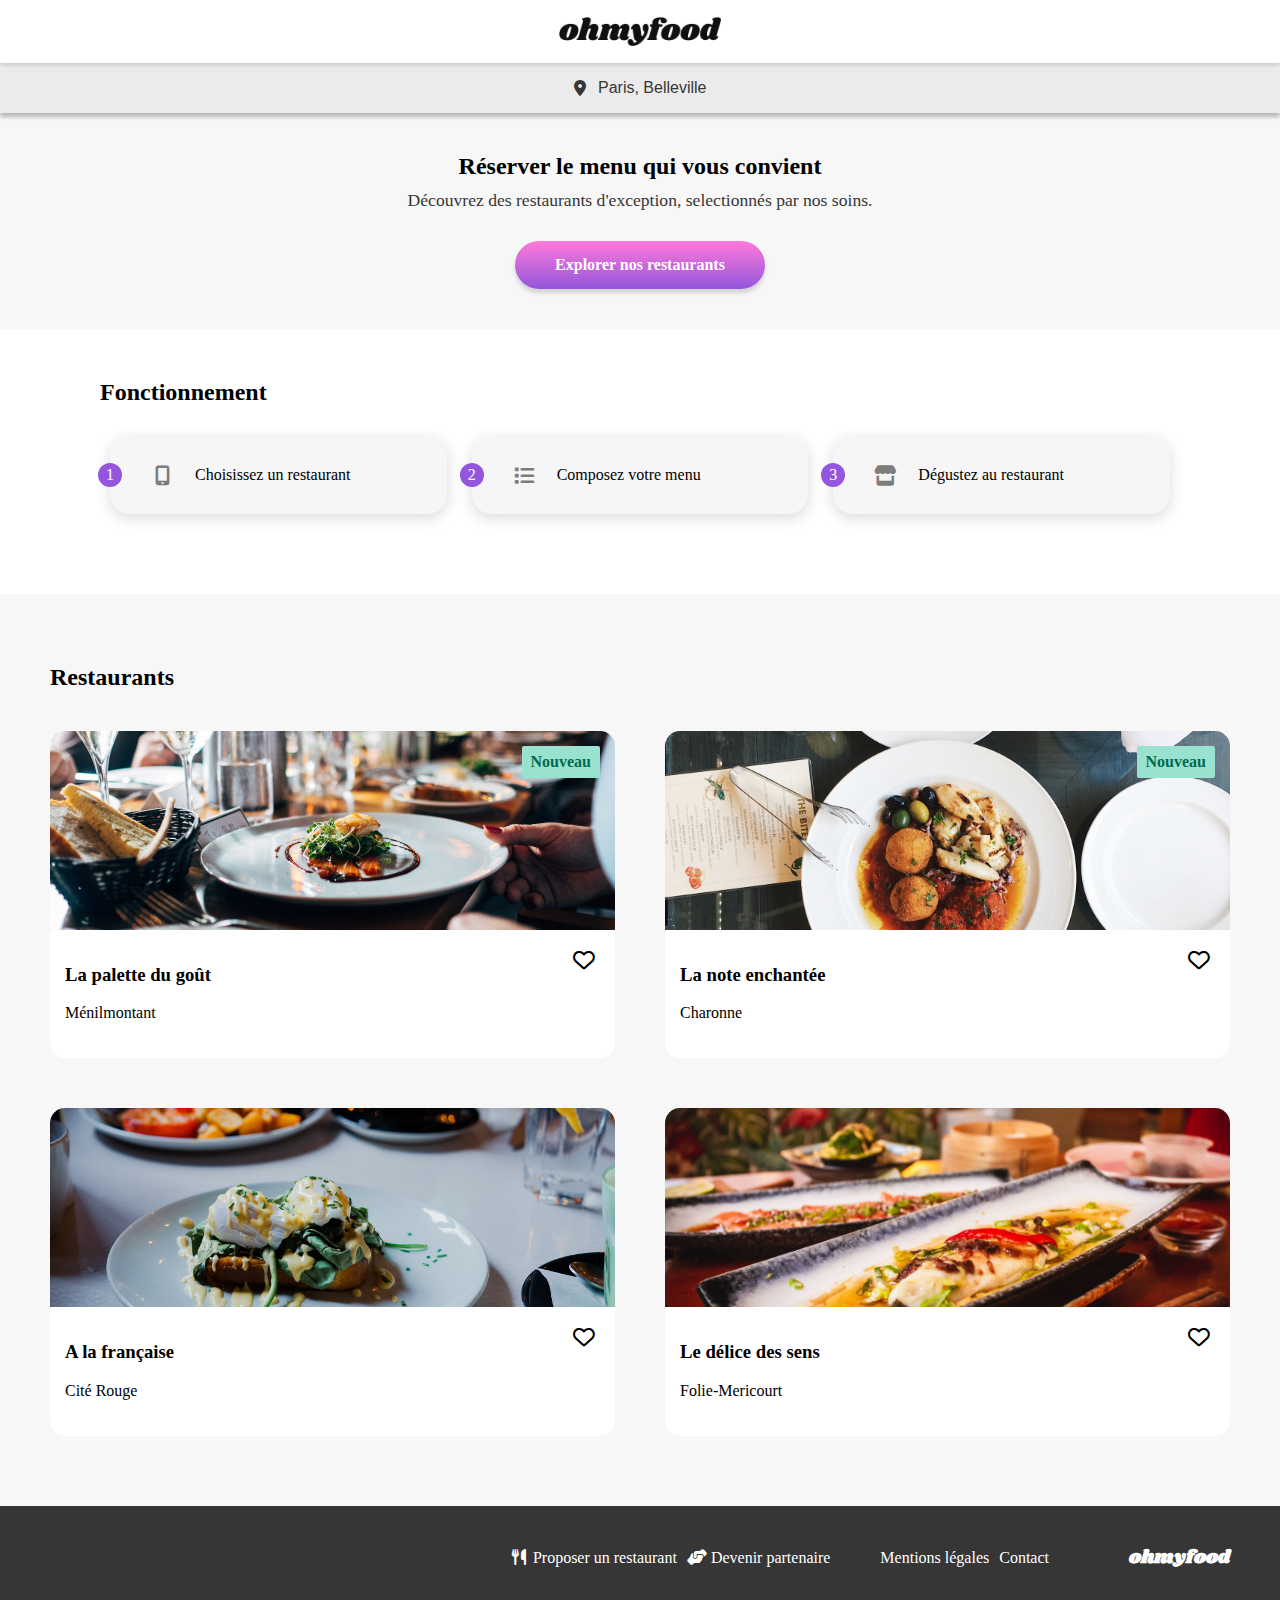
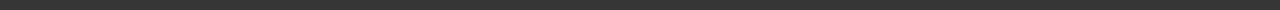
<file: index.html>
<!DOCTYPE html>
<html lang="fr">
  <head>
    <meta charset="UTF-8" />
    <meta name="viewport" content="width=device-width, initial-scale=1.0" />
    <title>Ohmyfood</title>
    <link rel="preconnect" href="https://fonts.googleapis.com" />
    <link rel="preconnect" href="https://fonts.gstatic.com" crossorigin />
    <link
      rel="stylesheet"
      href="https://fonts.googleapis.com/css2?family=Roboto:ital,wght@0,100;0,300;0,400;0,500;0,700;0,900;1,100;1,300;1,400;1,500;1,700;1,900&family=Shrikhand&display=swap"
    />
    <link
      rel="stylesheet"
      href="https://cdnjs.cloudflare.com/ajax/libs/font-awesome/6.2.1/css/all.min.css"
    />
    <link rel="stylesheet" href="css/home.css" />
  </head>

  <body>
    <div class="loader">
      <!-- <span class="fa-stack fa-10x">
        <i class="fa-solid fa-circle-notch fa-stack-2x"></i>
        <i class="fa-solid fa-utensils fa-stack-1x"></i>
      </span> -->
    </div>

    <header>
      <img src="./images/logo/ohmyfood.png" alt="Logo Ohmyfood" />
    </header>

    <form>
      <label
        class="fa-solid fa-location-dot"
        for="location"
        aria-label="Rechercher">
      </label>
      <input type="search" id="location" value="Paris, Belleville" />
    </form>

    <main>
      <hgroup>
        <h1>Réserver le menu qui vous convient</h1>
        <p>
          Découvrez des restaurants d'exception, selectionnés par nos soins.
          <a href="#restaurants" class="btn"> Explorer nos restaurants </a>
        </p>
      </hgroup>

      <section>
        <h2>Fonctionnement</h2>

        <ol>
          <li>
            <i class="fa-solid fa-mobile-alt fa-lg fa-fw"></i>
            Choisissez un restaurant
          </li>

          <li>
            <i class="fa-solid fa-list fa-lg fa-fw"></i>
            Composez votre menu
          </li>

          <li>
            <i class="fa-solid fa-store fa-lg fa-fw"></i>
            Dégustez au restaurant
          </li>
        </ol>
      </section>

      <article id="restaurants">
        <h2>Restaurants</h2>

        <ul>
          <li>
            <figure>
              <a href="pages/la-palette-du-gout.html">
                <b>Nouveau</b>
                <img
                  src="images/restaurants/jay-wennington-N_Y88TWmGwA-unsplash.jpg"
                  alt="Table dressée avec assiettes d'entrées, corbeille de pain et verre de vins"
                />
              </a>
              <figcaption>
                <a href="pages/la-palette-du-gout.html">
                  <h3>La palette du goût</h3>
                  <p>Ménilmontant</p>
                </a>
                <label class="heart" aria-label="Ajouter aux favoris">
                  <input type="checkbox" />
                  <i class="fa-regular fa-heart"></i>
                  <i class="fa-solid fa-heart"></i>
                </label>
              </figcaption>
            </figure>
          </li>

          <li>
            <figure>
              <a href="pages/la-note-enchantee.html">
                <b>Nouveau</b>
                <img
                  src="images/restaurants/stil-u2Lp8tXIcjw-unsplash.jpg"
                  alt="Table dreessée avec entrée, plat, pain et apéritifs"
                />
              </a>
              <figcaption>
                <a href="pages/la-note-enchantee.html">
                  <h3>La note enchantée</h3>
                  <p>Charonne</p>
                </a>
                <label class="heart" aria-label="Ajouter aux favoris">
                  <input type="checkbox" />
                  <i class="fa-regular fa-heart"></i>
                  <i class="fa-solid fa-heart"></i>
                </label>
              </figcaption>
            </figure>
          </li>

          <li>
            <figure>
              <a href="pages/a-la-francaise.html">
                <img
                  src="images/restaurants/toa-heftiba-DQKerTsQwi0-unsplash.jpg"
                  alt="Table dressée avec entrée, plat et café"
                />
              </a>
              <figcaption>
                <a href="pages/a-la-francaise.html">
                  <h3>A la française</h3>
                  <p>Cité Rouge</p>
                </a>
                <label class="heart" aria-label="Ajouter aux favoris">
                  <input type="checkbox" />
                  <i class="fa-regular fa-heart"></i>
                  <i class="fa-solid fa-heart"></i>
                </label>
              </figcaption>
            </figure>
          </li>

          <li>
            <figure>
              <a href="pages/le-delice-des-sens.html">
                <img
                  src="images/restaurants/louis-hansel-shotsoflouis-qNBGVyOCY8Q-unsplash.jpg"
                  alt="Plats de poisson et de légumes et panier vapeur"
                />
              </a>
              <figcaption>
                <a href="pages/le-delice-des-sens.html">
                  <h3>Le délice des sens</h3>
                  <p>Folie-Mericourt</p>
                </a>
                <label class="heart" aria-label="Ajouter aux favoris">
                  <input type="checkbox" />
                  <i class="fa-regular fa-heart"></i>
                  <i class="fa-solid fa-heart"></i>
                </label>
              </figcaption>
            </figure>
          </li>
        </ul>
      </article>
    </main>

    <footer>
      <h3>ohmyfood</h3>
      <ul>
        <li>
          <a href="#">
            <i class="fa-solid fa-utensils fa-fw"></i>
            Proposer un restaurant
          </a>
        </li>
        <li>
          <a href="#">
            <i class="fa-solid fa-handshake-angle fa-fw"></i>
            Devenir partenaire
          </a>
        </li>
        <li>
          <a href="#"> Mentions légales </a>
        </li>
        <li>
          <a href="mailto:contact@ohmyfood.fr"> Contact </a>
        </li>
      </ul>
    </footer>
  </body>
</html>
</file>
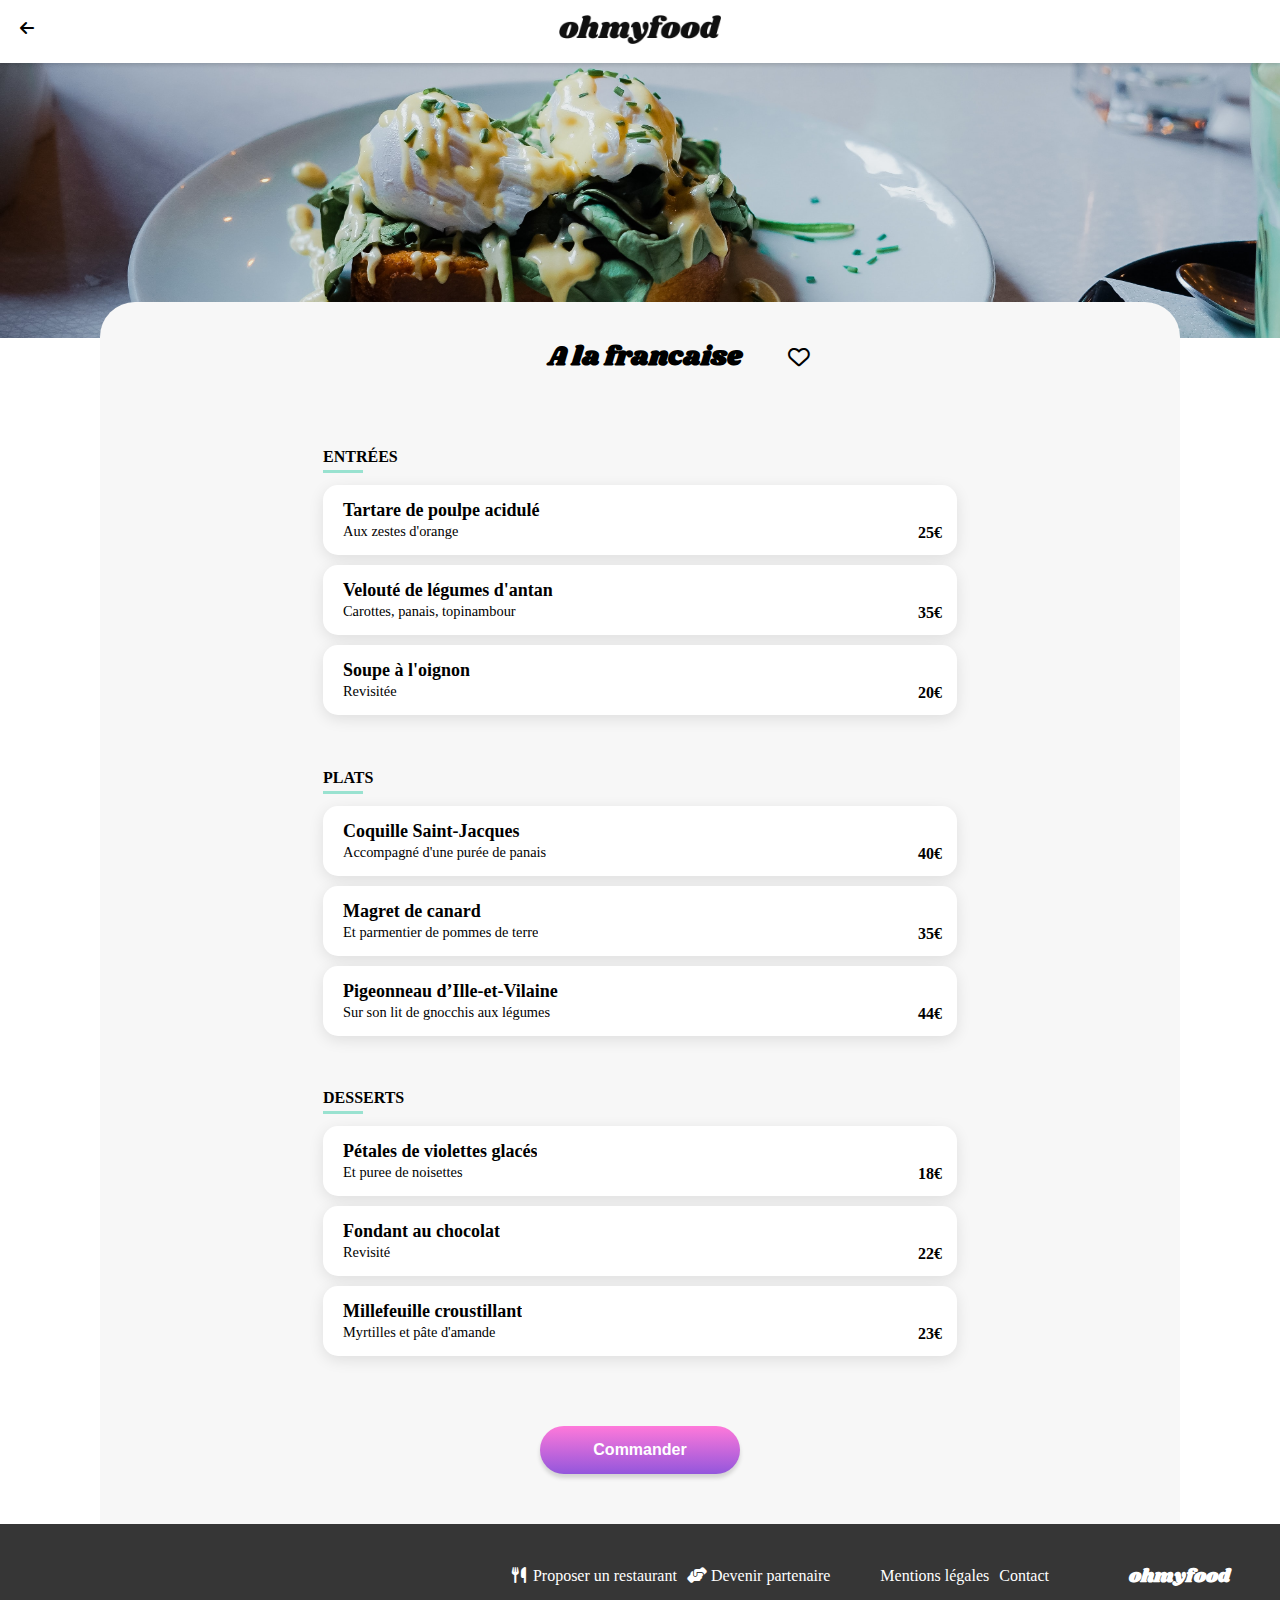
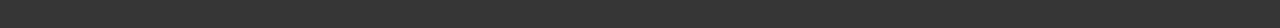
<file: pages/a-la-francaise.html>
<!DOCTYPE html>
<html lang="fr">

  <head>
    <meta charset="UTF-8" />
    <meta name="viewport" content="width=device-width, initial-scale=1.0" />

    <title>A la francaise</title>

    <link rel="preconnect" href="https://fonts.googleapis.com" />
    <link rel="preconnect" href="https://fonts.gstatic.com" crossorigin />
    <link
      rel="stylesheet"
      href="https://fonts.googleapis.com/css2?family=Roboto:ital,wght@0,100;0,300;0,400;0,500;0,700;0,900;1,100;1,300;1,400;1,500;1,700;1,900&family=Shrikhand&display=swap"
    />
    <link
      rel="stylesheet"
      href="https://cdnjs.cloudflare.com/ajax/libs/font-awesome/6.2.1/css/all.min.css"
    />
    <link rel="stylesheet" href="../css/menu.css" />
  </head>

  <body>
    <header>
      <a href="../index.html">
        <i class="fa-solid fa-arrow-left"></i>
        <img src="../images/logo/ohmyfood.png" alt="Logo Ohmyfood" />
      </a>
    </header>

    <main>
      <figure>
        <img
          src="../images/restaurants/toa-heftiba-DQKerTsQwi0-unsplash.jpg"
          alt="Table dressée avec assiettes d'entrée, plat & café"
        />
      </figure>

      <article>
        <hgroup>
          <h1>A la francaise</h1>
          <p>
            <label class="heart" aria-label="Ajouter aux favoris">
              <input type="checkbox" />
              <i class="fa-regular fa-heart"></i>
              <i class="fa-solid fa-heart"></i>
            </label>
          </p>
        </hgroup>

        <section>
          <h2>Entrées</h2>
          <div></div>

          <ul>
            <li>
              <hgroup>
                <h3>Tartare de poulpe acidulé</h3>
                <p>Aux zestes d'orange</p>
              </hgroup>
              <span>
                <b>25€</b>
                <i class="fa-solid fa-circle-check fa-lg"></i>
              </span>
            </li>

            <li>
              <hgroup>
                <h3>Velouté de légumes d'antan</h3>
                <p>Carottes, panais, topinambour</p>
              </hgroup>
              <span>
                <b>35€</b>
                <i class="fa-solid fa-circle-check fa-lg"></i>
              </span>
            </li>

            <li>
              <hgroup>
                <h3>Soupe à l'oignon</h3>
                <p>Revisitée</p>
              </hgroup>
              <span>
                <b>20€</b>
                <i class="fa-solid fa-circle-check fa-lg"></i>
              </span>
            </li>
          </ul>
        </section>

        <section>
          <h2>Plats</h2>
          <div></div>

          <ul>
            <li>
              <hgroup>
                <h3>Coquille Saint-Jacques</h3>
                <p>Accompagné d'une purée de panais</p>
              </hgroup>
              <span>
                <b>40€</b>
                <i class="fa-solid fa-circle-check fa-lg"></i>
              </span>
            </li>

            <li>
              <hgroup>
                <h3>Magret de canard</h3>
                <p>Et parmentier de pommes de terre</p>
              </hgroup>
              <span>
                <b>35€</b>
                <i class="fa-solid fa-circle-check fa-lg"></i>
              </span>
            </li>

            <li>
              <hgroup>
                <h3>Pigeonneau d’Ille-et-Vilaine</h3>
                <p>Sur son lit de gnocchis aux légumes</p>
              </hgroup>
              <span>
                <b>44€</b>
                <i class="fa-solid fa-circle-check fa-lg"></i>
              </span>
            </li>
          </ul>
        </section>

        <section>
          <h2>Desserts</h2>
          <div></div>

          <ul>
            <li>
              <hgroup>
                <h3>Pétales de violettes glacés</h3>
                <p>Et puree de noisettes</p>
              </hgroup>
              <span>
                <b>18€</b>
                <i class="fa-solid fa-circle-check fa-lg"></i>
              </span>
            </li>

            <li>
              <hgroup>
                <h3>Fondant au chocolat</h3>
                <p>Revisité</p>
              </hgroup>
              <span>
                <b>22€</b>
                <i class="fa-solid fa-circle-check fa-lg"></i>
              </span>
            </li>

            <li>
              <hgroup>
                <h3>Millefeuille croustillant</h3>
                <p>Myrtilles et pâte d'amande</p>
              </hgroup>
              <span>
                <b>23€</b>
                <i class="fa-solid fa-circle-check fa-lg"></i>
              </span>
            </li>
          </ul>
        </section>

        <button class="btn">Commander</button>
      </article>
    </main>

    <footer>
      <h3>ohmyfood</h3>

      <ul>
        <li>
          <a href="#">
            <i class="fa-solid fa-utensils fa-fw"></i>
            Proposer un restaurant
          </a>
        </li>

        <li>
          <a href="#">
            <i class="fa-solid fa-handshake-angle fa-fw"></i>
            Devenir partenaire
          </a>
        </li>

        <li>
          <a href="#">Mentions légales</a>
        </li>

        <li>
          <a href="mailto:contact@ohmyfood.fr">Contact</a>
        </li>
      </ul>
    </footer>
    
  </body>
</html>
</file>
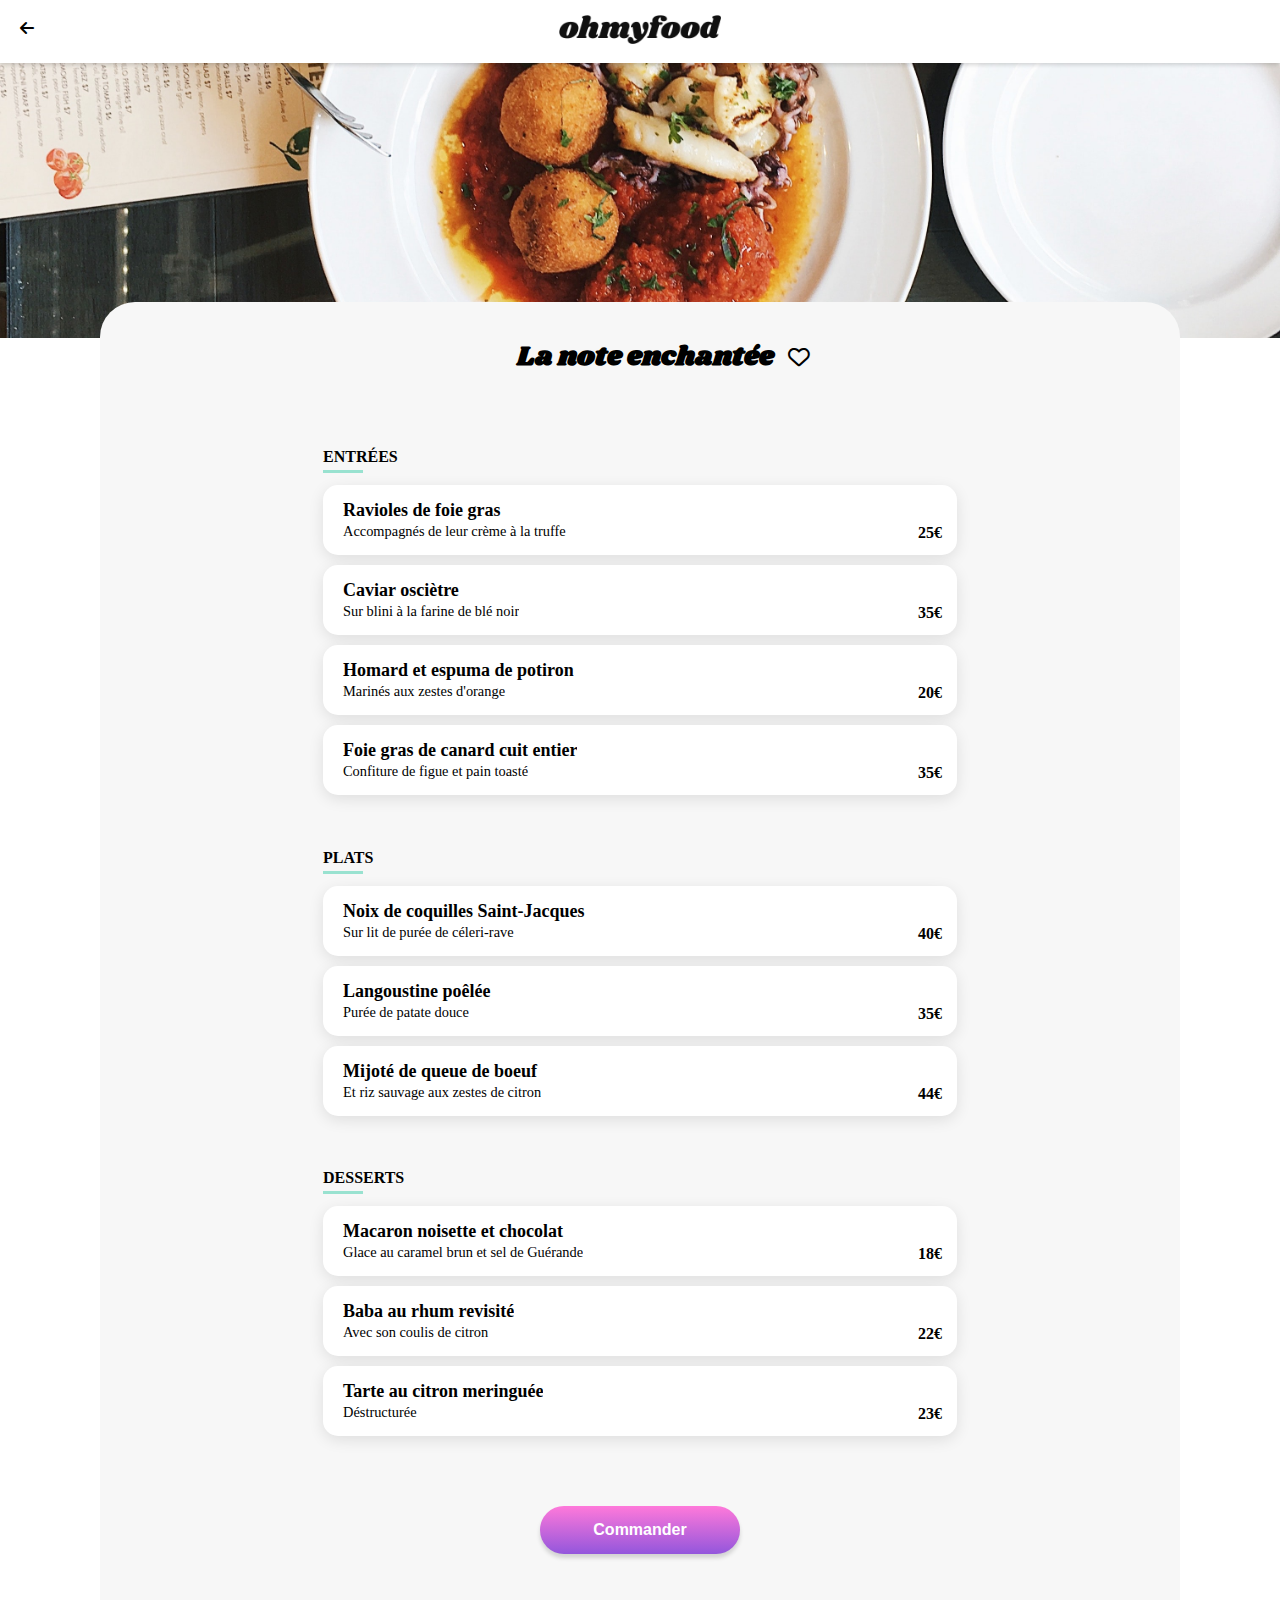
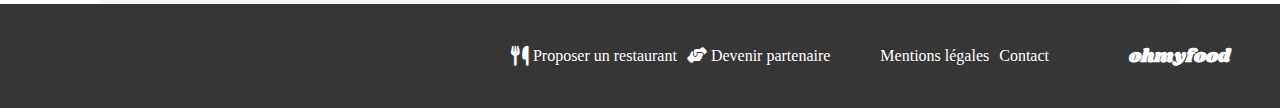
<file: pages/la-note-enchantee.html>
<!DOCTYPE html>
<html lang="fr">

  <head>
    <meta charset="UTF-8" />
    <meta name="viewport" content="width=device-width, initial-scale=1.0" />

    <title>La note enchantée</title>

    <link rel="preconnect" href="https://fonts.googleapis.com" />
    <link rel="preconnect" href="https://fonts.gstatic.com" crossorigin />
    <link
      rel="stylesheet"
      href="https://fonts.googleapis.com/css2?family=Roboto:ital,wght@0,100;0,300;0,400;0,500;0,700;0,900;1,100;1,300;1,400;1,500;1,700;1,900&family=Shrikhand&display=swap"
    />
    <link
      rel="stylesheet"
      href="https://cdnjs.cloudflare.com/ajax/libs/font-awesome/6.2.1/css/all.min.css"
    />
    <link rel="stylesheet" href="../css/menu.css" />
  </head>

  <body>
    <header>
      <a href="../index.html">
        <i class="fa-solid fa-arrow-left"></i>
        <img src="../images/logo/ohmyfood.png" alt="Logo Ohmyfood" />
      </a>
    </header>

    <main>
      <figure>
        <img
          src="../images/restaurants/stil-u2Lp8tXIcjw-unsplash.jpg"
          alt="Table dressée avec assiettes d'entrées, corbeille de pain & verre de vins"
        />
      </figure>

      <article>
        <hgroup>
          <h1>La note enchantée</h1>
          <p>
            <label class="heart" aria-label="Ajouter aux favoris">
              <input type="checkbox" />
              <i class="fa-regular fa-heart"></i>
              <i class="fa-solid fa-heart"></i>
            </label>
          </p>
        </hgroup>

        <section>
          <h2>Entrées</h2>
          <div></div>
          <ul>
            <li>
              <hgroup>
                <h3>Ravioles de foie gras</h3>
                <p>Accompagnés de leur crème à la truffe</p>
              </hgroup>
              <span>
                <b>25€</b>
                <i class="fa-solid fa-circle-check fa-lg"></i>
              </span>
            </li>

            <li>
              <hgroup>
                <h3>Caviar osciètre</h3>
                <p>Sur blini à la farine de blé noir</p>
              </hgroup>
              <span>
                <b>35€</b>
                <i class="fa-solid fa-circle-check fa-lg"></i>
              </span>
            </li>

            <li>
              <hgroup>
                <h3>Homard et espuma de potiron</h3>
                <p>Marinés aux zestes d'orange</p>
              </hgroup>
              <span>
                <b>20€</b>
                <i class="fa-solid fa-circle-check fa-lg"></i>
              </span>
            </li>

            <li>
              <hgroup>
                <h3>Foie gras de canard cuit entier</h3>
                <p>Confiture de figue et pain toasté</p>
              </hgroup>
              <span>
                <b>35€</b>
                <i class="fa-solid fa-circle-check fa-lg"></i>
              </span>
            </li>
          </ul>
        </section>

        <section>
          <h2>Plats</h2>
          <div></div>

          <ul>
            <li>
              <hgroup>
                <h3>Noix de coquilles Saint-Jacques</h3>
                <p>Sur lit de purée de céleri-rave</p>
              </hgroup>
              <span>
                <b>40€</b>
                <i class="fa-solid fa-circle-check fa-lg"></i>
              </span>
            </li>

            <li>
              <hgroup>
                <h3>Langoustine poêlée</h3>
                <p>Purée de patate douce</p>
              </hgroup>
              <span>
                <b>35€</b>
                <i class="fa-solid fa-circle-check fa-lg"></i>
              </span>
            </li>

            <li>
              <hgroup>
                <h3>Mijoté de queue de boeuf</h3>
                <p>Et riz sauvage aux zestes de citron</p>
              </hgroup>
              <span>
                <b>44€</b>
                <i class="fa-solid fa-circle-check fa-lg"></i>
              </span>
            </li>
          </ul>
        </section>

        <section>
          <h2>Desserts</h2>
          <div></div>

          <ul>
            <li>
              <hgroup>
                <h3>Macaron noisette et chocolat</h3>
                <p>Glace au caramel brun et sel de Guérande</p>
              </hgroup>
              <span>
                <b>18€</b>
                <i class="fa-solid fa-circle-check fa-lg"></i>
              </span>
            </li>

            <li>
              <hgroup>
                <h3>Baba au rhum revisité</h3>
                <p>Avec son coulis de citron</p>
              </hgroup>
              <span>
                <b>22€</b>
                <i class="fa-solid fa-circle-check fa-lg"></i>
              </span>
            </li>

            <li>
              <hgroup>
                <h3>Tarte au citron meringuée</h3>
                <p>Déstructurée</p>
              </hgroup>
              <span>
                <b>23€</b>
                <i class="fa-solid fa-circle-check fa-lg"></i>
              </span>
            </li>
          </ul>
        </section>

        <button class="btn">Commander</button>
      </article>
    </main>

    <footer>
      <h3>ohmyfood</h3>
      <ul>
        <li>
          <a href="#">
            <i class="fa-solid fa-utensils fa-lg"></i>
            Proposer un restaurant
          </a>
        </li>
        <li>
          <a href="#">
            <i class="fa-solid fa-hands-helping"></i>
            Devenir partenaire
          </a>
        </li>
        <li>
          <a href="#">Mentions légales</a>
        </li>
        <li>
          <a href="mailto:contact@ohmyfood.fr">Contact</a>
        </li>
      </ul>
    </footer>
    
  </body>
</html>
</file>
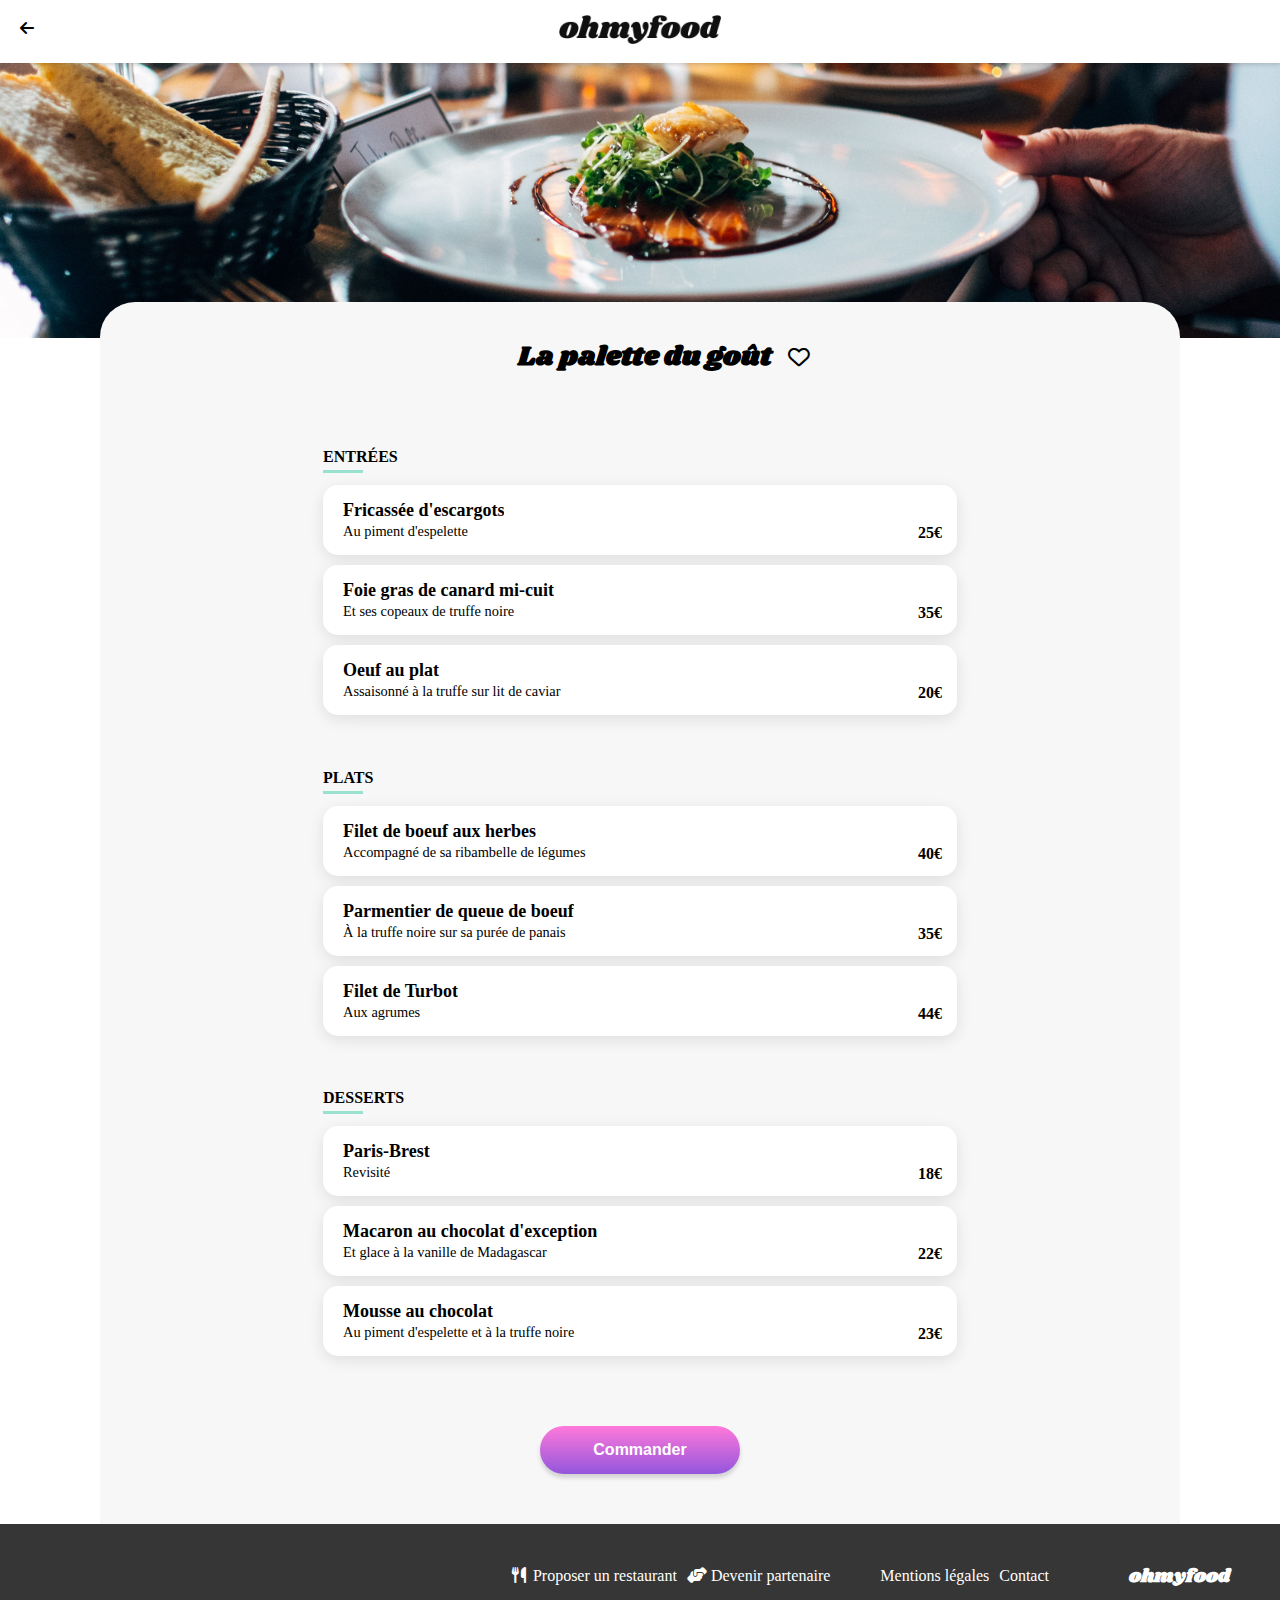
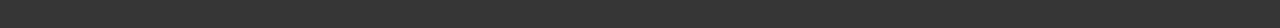
<file: pages/la-palette-du-gout.html>
<!DOCTYPE html>
<html lang="fr">

  <head>
    <meta charset="UTF-8" />
    <meta name="viewport" content="width=device-width, initial-scale=1.0" />

    <title>La palette du goût</title>

    <link rel="preconnect" href="https://fonts.googleapis.com" />
    <link rel="preconnect" href="https://fonts.gstatic.com" crossorigin />
    <link
      rel="stylesheet"
      href="https://fonts.googleapis.com/css2?family=Roboto:ital,wght@0,100;0,300;0,400;0,500;0,700;0,900;1,100;1,300;1,400;1,500;1,700;1,900&family=Shrikhand&display=swap"
    />
    <link
      rel="stylesheet"
      href="https://cdnjs.cloudflare.com/ajax/libs/font-awesome/6.2.1/css/all.min.css"
    />
    <link rel="stylesheet" href="../css/menu.css" />
  </head>

  <body>
    <header>
      <a href="../index.html">
        <i class="fa-solid fa-arrow-left"></i>
        <img src="../images/logo/ohmyfood.png" alt="Logo Ohmyfood" />
      </a>
    </header>

    <main>
      <figure>
        <img
          src="../images/restaurants/jay-wennington-N_Y88TWmGwA-unsplash.jpg"
          alt="Table dressée avec assiettes d'entrées, corbeille de pain & verre de vins"
        />
      </figure>

      <article>
        <hgroup>
          <h1>La palette du goût</h1>
          <p>
            <label class="heart" aria-label="Ajouter aux favoris">
              <input type="checkbox" />
              <i class="fa-regular fa-heart"></i>
              <i  class="fa-solid fa-heart"></i>
            </label>
          </p>
        </hgroup>

        <section>
          <h2>Entrées</h2>
          <div></div>

          <ul>
            <li>
              <hgroup>
                <h3>Fricassée d'escargots</h3>
                <p>Au piment d'espelette</p>
              </hgroup>
              <span>
                <b>25€</b>
                <i class="fa-solid fa-circle-check fa-lg"></i>
              </span>
            </li>

            <li>
              <hgroup>
                <h3>Foie gras de canard mi-cuit</h3>
                <p>Et ses copeaux de truffe noire</p>
              </hgroup>
              <span>
                <b>35€</b>
                <i class="fa-solid fa-circle-check fa-lg"></i>
              </span>
            </li>

            <li>
              <hgroup>
                <h3>Oeuf au plat</h3>
                <p>Assaisonné à la truffe sur lit de caviar</p>
              </hgroup>
              <span>
                <b>20€</b>
                <i class="fa-solid fa-circle-check fa-lg"></i>
              </span>
            </li>
          </ul>
        </section>

        <section>
          <h2>Plats</h2>
          <div></div>

          <ul>
            <li>
              <hgroup>
                <h3>Filet de boeuf aux herbes</h3>
                <p>Accompagné de sa ribambelle de légumes</p>
              </hgroup>
              <span>
                <b>40€</b>
                <i class="fa-solid fa-circle-check fa-lg"></i>
              </span>
            </li>

            <li>
              <hgroup>
                <h3>Parmentier de queue de boeuf</h3>
                <p>À la truffe noire sur sa purée de panais</p>
              </hgroup>
              <span>
                <b>35€</b>
                <i class="fa-solid fa-circle-check fa-lg"></i>
              </span>
            </li>

            <li>
              <hgroup>
                <h3>Filet de Turbot</h3>
                <p>Aux agrumes</p>
              </hgroup>
              <span>
                <b>44€</b>
                <i class="fa-solid fa-circle-check fa-lg"></i>
              </span>
            </li>
          </ul>
        </section>

        <section>
          <h2>Desserts</h2>
          <div></div>

          <ul>
            <li>
              <hgroup>
                <h3>Paris-Brest</h3>
                <p>Revisité</p>
              </hgroup>
              <span>
                <b>18€</b>
                <i class="fa-solid fa-circle-check fa-lg"></i>
              </span>
            </li>

            <li>
              <hgroup>
                <h3>Macaron au chocolat d'exception</h3>
                <p>Et glace à la vanille de Madagascar</p>
              </hgroup>
              <span>
                <b>22€</b>
                <i class="fa-solid fa-circle-check fa-lg"></i>
              </span>
            </li>

            <li>
              <hgroup>
                <h3>Mousse au chocolat</h3>
                <p>Au piment d'espelette et à la truffe noire</p>
              </hgroup>
              <span>
                <b>23€</b>
                <i class="fa-solid fa-circle-check fa-lg"></i>
              </span>
            </li>
          </ul>
        </section>

        <button class="btn">Commander</button>
      </article>
    </main>

    <footer>
      <h3>ohmyfood</h3>

      <ul>
        <li>
          <a href="#">
            <i class="fa-solid fa-utensils fa-fw"></i>
            Proposer un restaurant
          </a>
        </li>

        <li>
          <a href="#">
            <i class="fa-solid fa-handshake-angle fa-fw"></i>
            Devenir partenaire
          </a>
        </li>

        <li>
          <a href="#">Mentions légales</a>
        </li>

        <li>
          <a href="mailto:contact@ohmyfood.fr">Contact</a>
        </li>
      </ul>
    </footer>
    
  </body>
</html>
</file>
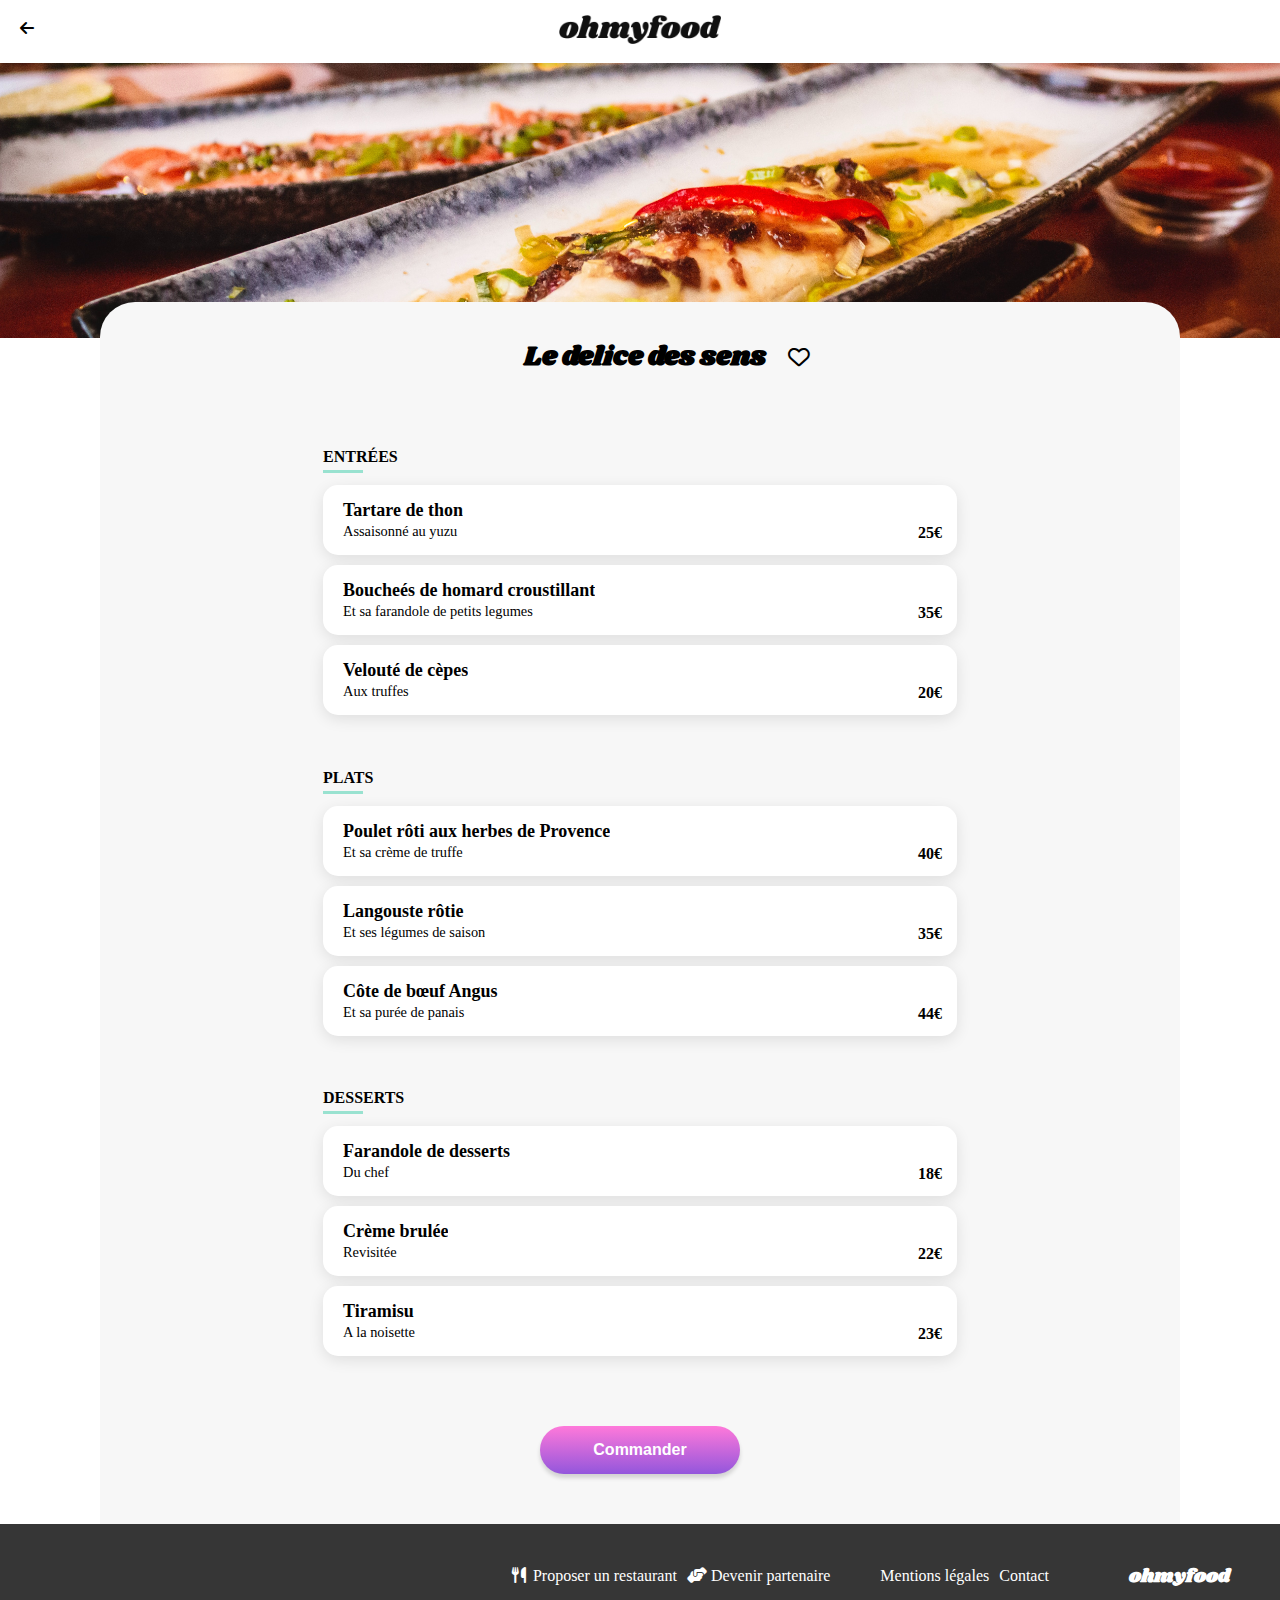
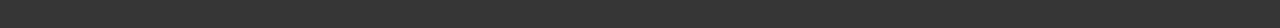
<file: pages/le-delice-des-sens.html>
<!DOCTYPE html>
<html lang="fr">

  <head>
    <meta charset="UTF-8" />
    <meta name="viewport" content="width=device-width, initial-scale=1.0" />

    <title>Le delice des sens</title>

    <link rel="preconnect" href="https://fonts.googleapis.com" />
    <link rel="preconnect" href="https://fonts.gstatic.com" crossorigin />
    <link
      rel="stylesheet"
      href="https://fonts.googleapis.com/css2?family=Roboto:ital,wght@0,100;0,300;0,400;0,500;0,700;0,900;1,100;1,300;1,400;1,500;1,700;1,900&family=Shrikhand&display=swap"
    />
    <link
      rel="stylesheet"
      href="https://cdnjs.cloudflare.com/ajax/libs/font-awesome/6.2.1/css/all.min.css"
    />
    <link rel="stylesheet" href="../css/menu.css" />
  </head>

  <body>
    <header>
      <a href="../index.html">
        <i class="fa-solid fa-arrow-left"></i>
        <img src="../images/logo/ohmyfood.png" alt="Logo Ohmyfood" />
      </a>
    </header>

    <main>
      <figure>
        <img
          src="../images/restaurants/louis-hansel-shotsoflouis-qNBGVyOCY8Q-unsplash.jpg"
          alt="Table dressée avec assiettes d'entrées, corbeille de pain & verre de vins"
        />
      </figure>

      <article>
        <hgroup>
          <h1>Le delice des sens</h1>
          <p>
            <label class="heart" aria-label="Ajouter aux favoris">
              <input type="checkbox" />
              <i class="fa-regular fa-heart"></i>
              <i class="fa-solid fa-heart"></i>
            </label>
          </p>
        </hgroup>

        <section>
          <h2>Entrées</h2>
          <div></div>

          <ul>
            <li>
              <hgroup>
                <h3>Tartare de thon</h3>
                <p>Assaisonné au yuzu</p>
              </hgroup>
              <span>
                <b>25€</b>
                <i class="fa-solid fa-circle-check fa-lg"></i>
              </span>
            </li>

            <li>
              <hgroup>
                <h3>Boucheés de homard croustillant</h3>
                <p>Et sa farandole de petits legumes</p>
              </hgroup>
              <span>
                <b>35€</b>
                <i class="fa-solid fa-circle-check fa-lg"></i>
              </span>
            </li>

            <li>
              <hgroup>
                <h3>Velouté de cèpes</h3>
                <p>Aux truffes</p>
              </hgroup>
              <span>
                <b>20€</b>
                <i class="fa-solid fa-circle-check fa-lg"></i>
              </span>
            </li>
          </ul>
        </section>

        <section>
          <h2>Plats</h2>
          <div></div>

          <ul>
            <li>
              <hgroup>
                <h3>Poulet rôti aux herbes de Provence</h3>
                <p>Et sa crème de truffe</p>
              </hgroup>
              <span>
                <b>40€</b>
                <i class="fa-solid fa-circle-check fa-lg"></i>
              </span>
            </li>

            <li>
              <hgroup>
                <h3>Langouste rôtie</h3>
                <p>Et ses légumes de saison</p>
              </hgroup>
              <span>
                <b>35€</b>
                <i class="fa-solid fa-circle-check fa-lg"></i>
              </span>
            </li>

            <li>
              <hgroup>
                <h3>Côte de bœuf Angus</h3>
                <p>Et sa purée de panais</p>
              </hgroup>
              <span>
                <b>44€</b>
                <i class="fa-solid fa-circle-check fa-lg"></i>
              </span>
            </li>
          </ul>
        </section>

        <section>
          <h2>Desserts</h2>
          <div></div>

          <ul>
            <li>
              <hgroup>
                <h3>Farandole de desserts</h3>
                <p>Du chef</p>
              </hgroup>
              <span>
                <b>18€</b>
                <i class="fa-solid fa-circle-check fa-lg"></i>
              </span>
            </li>

            <li>
              <hgroup>
                <h3>Crème brulée</h3>
                <p>Revisitée</p>
              </hgroup>
              <span>
                <b>22€</b>
                <i class="fa-solid fa-circle-check fa-lg"></i>
              </span>
            </li>

            <li>
              <hgroup>
                <h3>Tiramisu</h3>
                <p>A la noisette</p>
              </hgroup>
              <span>
                <b>23€</b>
                <i class="fa-solid fa-circle-check fa-lg"></i>
              </span>
            </li>
          </ul>
        </section>

        <button class="btn">Commander</button>
      </article>
    </main>

    <footer>
      <h3>ohmyfood</h3>
      <ul>
        <li>
          <a href="#">
            <i class="fa-solid fa-utensils fa-fw"></i>
            Proposer un restaurant
          </a>
        </li>

        <li>
          <a href="#">
            <i class="fa-solid fa-handshake-angle fa-fw"></i>
            Devenir partenaire
          </a>
        </li>

        <li>
          <a href="#">Mentions légales</a>
        </li>

        <li>
          <a href="mailto:contact@ohmyfood.fr">Contact</a>
        </li>
      </ul>
    </footer>
    
  </body>
</html>
</file>
<file: css/home.css>
body,
ul,
figure {
  margin: 0;
}

ul {
  padding: 0;
  list-style: none;
}

img {
  max-width: 100%;
  height: auto;
  object-fit: cover;
}

a {
  text-decoration: none;
  color: inherit;
}

[type=checkbox] {
  display: none;
}

header {
  display: flex;
  place-content: center;
  align-items: center;
  position: relative;
  z-index: 10;
  height: 63px;
  box-shadow: 0 2px 4px rgba(0, 0, 0, 0.15);
}
header .fa-arrow-left {
  position: absolute;
  top: 20px;
  left: 20px;
}
header img {
  width: 162px;
  color: #363636;
}

.btn {
  display: block;
  margin: 30px auto;
  border: none;
  border-radius: 25px;
  padding: 15px 25px;
  width: 200px;
  font-size: 1rem;
  font-weight: bold;
  background-image: linear-gradient(180deg, #FF79DA 0%, #9356DC 100%);
  color: #FFFFFF;
  box-shadow: 0 4px 4px rgba(0, 0, 0, 0.15);
  cursor: pointer;
  text-decoration: none;
}
.btn :hover, .btn :focus {
  opacity: 0.9;
  box-shadow: 0 4px 4px 0 rgba(0, 0, 0, 0.25);
}

.heart .fa-heart {
  position: absolute;
  z-index: 100;
  font-size: 1.35rem;
  cursor: pointer;
}
.heart .fa-solid {
  opacity: 0;
  transition: opacity 3s;
  background-image: linear-gradient(to bottom, #FF79DA, #9356DC 80%);
  background-clip: text;
  -webkit-background-clip: text;
  color: transparent;
}

footer {
  display: flex;
  flex-direction: column;
  gap: 15px;
  padding: 25px;
  background-color: #363636;
  color: #FFFFFF;
}
footer h3 {
  font-family: Shrikhand, serif;
}
footer ul {
  display: flex;
  flex-flow: column;
  gap: 10px;
}

/* ********** TABLET ********** */
@media (min-width: 768px) {
  footer {
    flex-flow: row-reverse;
    place-items: center;
    padding: 20px 50px;
  }
  footer ul {
    width: 100%;
  }
}
/* ********** DESKTOP ********** */
@media (min-width: 1024px) {
  footer {
    gap: 80px;
  }
  footer ul {
    flex-flow: row;
    place-content: flex-end;
  }
  footer li:nth-child(2) {
    margin-right: 40px;
  }
}
/*.loader {
    position: fixed;
    z-index: 1000;
    width: 0%;
    height: 0%;
    background-color: $slate;
    animation: cover 1s;

    [class*="fa-stack"] {
        top: calc(50% - 160px);
        left: calc(50% - 200px);
        opacity: 0;
        animation: rotate 1s linear;    
    }

    .fa-stack-1x {
        color: $tertiary;
    }

    .fa-stack-2x {
        color: $primary;
    }
}*/
form {
  display: flex;
  place-content: center;
  place-items: center;
  gap: 10px;
  position: relative;
  height: 50px;
  background-color: #EBEBEB;
  color: #363636;
  box-shadow: 0 4px 4px rgba(0, 0, 0, 0.25);
}
form label,
form input {
  position: relative;
  left: 10px;
}
form input {
  border: none;
  width: 130px;
  font-size: 1rem;
  background-color: #EBEBEB;
  color: #363636;
}

hgroup {
  padding: 40px 20px 10px;
  text-align: center;
  background-color: #F7F7F7;
}
hgroup h1 {
  margin: 0 auto 10px;
  width: 300px;
  font-size: 1.5rem;
}
hgroup p {
  margin: auto;
  width: 310px;
  font-size: 1.1rem;
  color: #363636;
}
hgroup a {
  font-size: 1rem;
}

section {
  padding: 50px 20px;
}
section ol {
  display: flex;
  flex-flow: wrap;
  gap: 25px;
  margin: 20px 0;
  padding: 10px;
  counter-reset: li;
}
section li {
  display: flex;
  place-items: center;
  gap: 20px;
  position: relative;
  border-radius: 20px;
  padding: 30px 40px;
  width: 100%;
  background: #f6f6f6;
  box-shadow: 0 4px 15px rgba(0, 0, 0, 0.15);
  cursor: pointer;
}
section li::before {
  display: flex;
  place-content: center;
  place-items: center;
  position: absolute;
  left: -12px;
  border-radius: 50%;
  width: 24px;
  height: 24px;
  counter-increment: li;
  content: counters(li, ".") "";
  background-color: #9356DC;
  color: #FFFFFF;
}
section li i {
  color: #7D7D7D;
}
section li:hover i, section li:focus i {
  color: #9356DC;
}

article {
  padding: 50px 20px;
  background-color: #F7F7F7;
}
article ul {
  display: flex;
  flex-flow: wrap;
  gap: 20px;
  padding: 20px 0;
}
article li {
  width: 100%;
}
article figure {
  position: relative;
}
article b {
  position: absolute;
  top: 15px;
  right: 15px;
  border-radius: 2px;
  padding: 7px 9px;
  background-color: #99E2D0;
  color: #006B50;
}
article img {
  border-radius: 15px 15px 0 0;
  width: 100%;
  height: 200px;
}
article figcaption {
  display: flex;
  flex-flow: column;
  gap: 5px;
  position: relative;
  margin-top: -5px;
  border-radius: 0 0 15px 15px;
  padding: 15px;
  background-color: #FFFFFF;
}
article .fa-heart {
  top: 20px;
  right: 20px;
}

/* ********** TABLET ********** */
@media (min-width: 48rem) {
  hgroup {
    padding: 40px 20px 10px;
  }
  hgroup h1,
  hgroup p {
    width: fit-content;
  }
  h1 {
    font-size: 2rem;
  }
  section {
    padding: 50px;
  }
  article {
    padding: 50px;
  }
  article ul {
    gap: 50px;
  }
  article ul li {
    width: calc((100% - 50px) / 2);
  }
}
/* ********** DESKTOP ********** */
@media (min-width: 64rem) {
  h1 {
    font-size: 2.5rem;
  }
  section {
    margin: auto;
    max-width: 1080px;
  }
  section ol {
    flex-flow: nowrap;
  }
  section h2,
  section ul {
    margin: auto;
    max-width: 1080px;
  }
}

/*# sourceMappingURL=home.css.map */
</file>
<file: css/menu.css>
body,
ul,
figure {
  margin: 0;
}

ul {
  padding: 0;
  list-style: none;
}

img {
  max-width: 100%;
  height: auto;
  object-fit: cover;
}

a {
  text-decoration: none;
  color: inherit;
}

[type=checkbox] {
  display: none;
}

header {
  display: flex;
  place-content: center;
  align-items: center;
  position: relative;
  z-index: 10;
  height: 63px;
  box-shadow: 0 2px 4px rgba(0, 0, 0, 0.15);
}
header .fa-arrow-left {
  position: absolute;
  top: 20px;
  left: 20px;
}
header img {
  width: 162px;
  color: #363636;
}

.btn {
  display: block;
  margin: 30px auto;
  border: none;
  border-radius: 25px;
  padding: 15px 25px;
  width: 200px;
  font-size: 1rem;
  font-weight: bold;
  background-image: linear-gradient(180deg, #FF79DA 0%, #9356DC 100%);
  color: #FFFFFF;
  box-shadow: 0 4px 4px rgba(0, 0, 0, 0.15);
  cursor: pointer;
  text-decoration: none;
}
.btn :hover, .btn :focus {
  opacity: 0.9;
  box-shadow: 0 4px 4px 0 rgba(0, 0, 0, 0.25);
}

.heart .fa-heart {
  position: absolute;
  z-index: 100;
  font-size: 1.35rem;
  cursor: pointer;
}
.heart .fa-solid {
  opacity: 0;
  transition: opacity 3s;
  background-image: linear-gradient(to bottom, #FF79DA, #9356DC 80%);
  background-clip: text;
  -webkit-background-clip: text;
  color: transparent;
}

footer {
  display: flex;
  flex-direction: column;
  gap: 15px;
  padding: 25px;
  background-color: #363636;
  color: #FFFFFF;
}
footer h3 {
  font-family: Shrikhand, serif;
}
footer ul {
  display: flex;
  flex-flow: column;
  gap: 10px;
}

/* ********** TABLET ********** */
@media (min-width: 768px) {
  footer {
    flex-flow: row-reverse;
    place-items: center;
    padding: 20px 50px;
  }
  footer ul {
    width: 100%;
  }
}
/* ********** DESKTOP ********** */
@media (min-width: 1024px) {
  footer {
    gap: 80px;
  }
  footer ul {
    flex-flow: row;
    place-content: flex-end;
  }
  footer li:nth-child(2) {
    margin-right: 40px;
  }
}
article {
  display: flex;
  flex-direction: column;
  gap: 40px;
  padding-bottom: 20px;
  background-color: #F7F7F7;
}
article > hgroup {
  position: relative;
}
article > hgroup h1 {
  position: relative;
  z-index: 10;
  margin-top: -40px;
  border-radius: 35px 35px 0 0;
  padding: 35px 0 0 10px;
  font-family: Shrikhand, serif;
  font-size: 1.7rem;
  background-color: #F7F7F7;
}
article > hgroup .fa-heart {
  top: 5px;
  right: 40px;
}

main img {
  width: 100%;
  height: 275px;
  object-position: 50% 60%;
}

section {
  display: flex;
  flex-direction: column;
  gap: 12px;
  padding: 0 10px;
}
section:nth-child(2) {
  animation: translate 1s;
}
section:nth-child(3) {
  animation: translate 1.5s;
}
section:nth-child(4) {
  animation: translate 2s;
}
section h2 {
  font-size: 1rem;
  text-transform: uppercase;
  padding-bottom: 0;
  margin-bottom: 0;
}
section div {
  margin-top: -8px;
  width: 40px;
  height: 3px;
  background-color: #99E2D0;
}
section ul {
  display: flex;
  flex-direction: column;
  gap: 10px;
}
section li {
  display: flex;
  place-content: space-between;
  position: relative;
  overflow: hidden;
  box-sizing: border-box;
  border-radius: 15px;
  height: 70px;
  background-color: #FFFFFF;
  box-shadow: 0 4px 15px 0 rgba(0, 0, 0, 0.1);
  cursor: pointer;
  margin-top: 0;
}
section hgroup,
section hgroup h3 hgroup p {
  overflow: hidden;
  text-overflow: ellipsis;
  white-space: nowrap;
}
section hgroup {
  padding: 10px 0 10px 20px;
}
section hgroup h3 {
  margin-bottom: 0;
  margin-top: 5px;
  font-size: 1.125rem;
}
section hgroup p {
  font-size: 0.9rem;
  margin-top: 2px;
}
section span {
  display: flex;
  gap: 15px;
}
section b {
  place-self: flex-end;
  position: relative;
  bottom: 13px;
}
section .fa-circle-check {
  display: flex;
  place-items: center;
  margin-right: -60px;
  padding: 0 20px;
  height: 100%;
  background-color: #99E2D0;
  color: #FFFFFF;
  transition: margin-right 0.5s;
}
section li:hover .fa-circle-check,
section li:focus .fa-circle-check {
  margin-right: 0;
}

/* ********** TABLET ********** */
@media (min-width: 768px) {
  article > hgroup {
    text-align: center;
  }
  .heart .fa-heart {
    right: calc(50% - 170px);
  }
  section {
    margin: auto;
    width: 634px;
  }
}
/* ********** DESKTOP ********** */
@media (min-width: 1200px) {
  article {
    margin: auto;
    max-width: 1080px;
    background-color: #F7F7F7;
  }
  main {
    background-color: #FFFFFF;
  }
}

/*# sourceMappingURL=menu.css.map */
</file>
